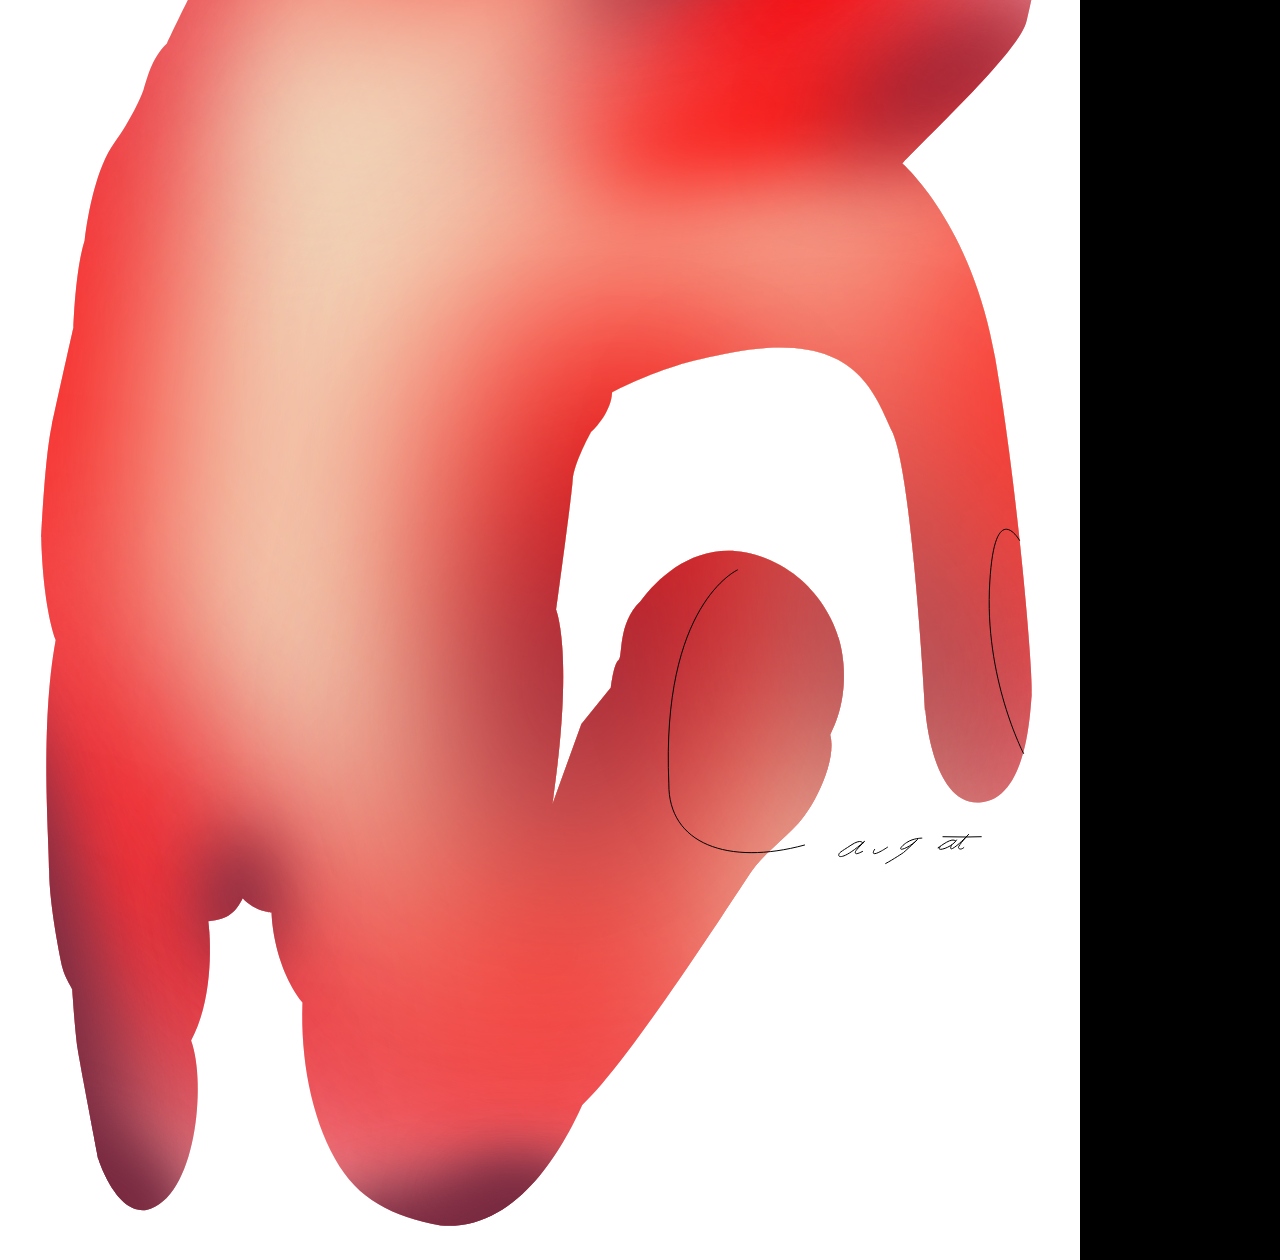
<file: assets/alice/index.html>
<!DOCTYPE html>
<html>
<head>
  <meta charset="UTF-8">
  <title>Poster</title>
  <link rel="stylesheet" href="assets/css/style.css">
  <script type="text/javascript" src="assets/libs/paper-full.js"></script>
  <script type="text/javascript" src="assets/libs/TweenMax.min.js"></script>
  <script type="text/javascript" src="assets/js/paper-tween.js"></script>

  <script src="assets/js/variables.js"></script>
  <script type="text/paperscript" canvas="canvas">
  settings.applyMatrix = false;

  ////////////////// PAPERVAR//////////////////
  var toCenter = paper.view.center;
  var groupShadow = new Group();
  var groupLight = new Group();
  var groupMedium = new Group();
  var groupText = new Group();
  var groupNail = new Group();
  var backshape;

  var pathWord1 = PathItem.create(svgWord1);
  var pathWord2 = PathItem.create(svgWord2);
  var pathWord2B = PathItem.create(svgWord2B);
  var pathWord2C = PathItem.create(svgWord2C);
  var pathWord2D = PathItem.create(svgWord2D);

  var pathNail1 = PathItem.create(svgNail1);
  var pathNail2 = PathItem.create(svgNail2);
  var pathNail3 = PathItem.create(svgNail3);
  var pathNail4 = PathItem.create(svgNail4);
  var pathNail5 = PathItem.create(svgNail5);
  var path5;

  var globalGroup;

  ///COLORS///
  var colors = [
    new Color(227/255, 55/255, 64/255),
    new Color(229/255, 37/255, 75/255),
    new Color(230/255, 45/255, 49/255)
  ];
  /////////////////////////////////////////////

  //HAND LOAD//
  var svgHand = project.importSVG('assets/svg/hand.svg', function(item, svg) {
    pathHand = item;
    pathHand.position = new Point(view.center);
    pathHand.fillColor = '#f7f8f9';

    loaded();
    ///Group////
    globalGroup = new Group();
    globalGroup.addChild(pathHand);
    globalGroup.addChild(backshape);
    globalGroup.addChild(groupLight);
    globalGroup.addChild(groupMedium);
    globalGroup.addChild(groupShadow);
    globalGroup.clipped = true;
    var groupNail = new Group();
    groupNail.addChild(pathNail1);
    groupNail.addChild(pathNail2);
    groupNail.addChild(pathNail3);
    groupNail.addChild(pathNail4);
    groupNail.addChild(pathNail5);
    ///////////
    groupNail.set({
      bound : [500,200],
      position : [700,700],
      strokeColor : 'black',
      strokeCap : 'round',
      strokeWidth : 1,
    });
    groupNail.children[0].set({
      position : new Point(500,50)
});
groupNail.children[1].set({
  position : new Point(700,200)
});
groupNail.children[2].set({
  position : new Point(980,270)
});
groupNail.children[3].set({
  position : new Point(740,1030)
});
groupNail.children[4].set({
  position : new Point(1010,960)
});
    // var groupfinger = new Group();
    // group.addChild(groupLight);
    // group.addChild(groupMedium);
    // group.addChild(groupShadow);
    // groupfinger.clipped = true;

  });
  function loaded() {

    backshape = new Shape.Ellipse({
      center: toCenter,
      radius: [650, 800],
      fillColor: 'black',
      shadowColor: 'red',
      shadowBlur: 500
    });
    backshape.position.x -= offset;
    backshape.shadowOffset = new Point(offset-20, 0);

    ////////LIGHT///////
    var light = new Shape.Ellipse({
      center: toCenter,
      radius: [400, 400],
      fillColor: 'black',
      // shadowColor: 'blue',
      shadowColor: '#f1eacb',
      shadowBlur: 200
    });
    light.position.x -= offset;
    for (var i=0; i<8; i++){
      var copyL = light.clone();
      groupLight.addChild(light);
    };
    groupLight.children[0].set({
      //green//
      radius: [300, 350],
      shadowOffset : new Point(offset-150,-10),
    });
    groupLight.children[1].set({
      radius: [400, 200],
      shadowOffset : new Point(offset,0),
    });
    groupLight.children[2].set({
      radius: [200, 300],
      shadowOffset : new Point(offset-40,300),
    });
    groupLight.children[3].set({
      radius: [200, 300],
      // shadowColor: 'green',
      shadowOffset : new Point(offset+240,300),
    });
    groupLight.children[4].set({
      radius: [400, 200],
      // shadowColor: 'green',
      shadowOffset : new Point(offset+240,-80),
    });
    groupLight.children[5].set({
      radius: [400, 200],
      // shadowColor: 'green',
      shadowOffset : new Point(offset+240,-80),
    });
    groupLight.children[6].set({
      radius: [90, 200],
      shadowBlur : 150,
      shadowOffset : new Point(offset-380,-900),
      rotation : 15
    });
    groupLight.children[7].set({
      radius: [90, 300],
      shadowBlur : 130,
      shadowOffset : new Point(offset-1000,-1700),
      rotation : 47
    });


    ////////MEDIUM/////////
    var medium = new Shape.Ellipse({
      center: toCenter,
      radius: [150, 150],
      fillColor: 'black',
      shadowColor: 'red',
      // '#de3c39',
      shadowBlur: 300
    });
    medium.position.x -= offset;

    for (var i=0; i<8; i++){
      var copyM = medium.clone();
      groupMedium.addChild(medium);
    };
    groupMedium.children[0].set({
      radius: [200, 300],
      shadowOffset : new Point(offset+90,80),
    });
    groupMedium.children[1].set({
      shadowOffset : new Point(offset,500),
    });
    groupMedium.children[2].set({
      radius: [300, 100],
      rotation : -3,
      shadowOffset : new Point(offset,-500),
    });
    groupMedium.children[3].set({
      radius: [150, 300],
      rotation : -3,
      shadowOffset : new Point(offset+500,100),
    });
    groupMedium.children[4].set({
      radius: [150, 300],
      rotation : -8,
      shadowOffset : new Point(offset-550,100),
    });
    groupMedium.children[5].set({
      radius: [70, 300],
      rotation : -17,
      shadowBlur : 230,
      shadowOffset : new Point(offset-650,900),
    });
    groupMedium.children[6].set({
      radius: [260, 50],
      rotation : -36,
      //  shadowColor : 'green',
      shadowBlur : 100,
      shadowOffset : new Point(offset+240,950),
    });
    groupMedium.children[7].set({
      radius: [240, 50],
      rotation : -13,
      shadowBlur : 100,
      shadowOffset : new Point(offset+280,180),
    });

    ////////OMBRE///////
    var ombre = new Shape.Ellipse({
      center: toCenter,
      radius: [90, 200],
      // shadowOffset :  new Point(offset+20, 0),
      // rotate : 80,
      fillColor: 'black',
      shadowColor: [122/255, 43/255, 65/255], // '#54324d',
      shadowBlur: 200
    });

    ombre.position.x -= offset;
    for (var i=0; i<10; i++){
      var copy = ombre.clone();
      groupShadow.addChild(ombre);
    };
    groupShadow.children[0].set({
      rotation : 10,
      shadowOffset : new Point(offset+50,-140),
    });
    groupShadow.children[1].set({
      rotation : -25,
      shadowOffset : new Point(offset+50,1180),
      radius: [70, 200],
    });
    groupShadow.children[2].set({
      rotation : -20,
      shadowOffset : new Point(offset-800,1180),
      radius: [70, 200],
    });
    groupShadow.children[3].set({
      shadowOffset : new Point(offset-40,790),
      shadowBlur : 60,
      radius: [200, 70],
    });
    groupShadow.children[4].set({
      shadowOffset : new Point(offset-25,780),
      shadowBlur : 60,
      radius: [70, 70],
    });
    groupShadow.children[5].set({
      rotation : -9,
      shadowOffset : new Point(offset-630,800),
      shadowBlur : 70,
      radius: [90,380],
    });
    groupShadow.children[6].set({
      rotation : 16,
      shadowOffset : new Point(offset-350,290),
      radius: [150, 70],
      shadowBlur : 50,
    });
    groupShadow.children[7].set({
      // rotation : 54,
      shadowOffset : new Point(offset-300,+450),
      shadowBlur : 70,
      radius: [40,70],
    });
    //FINGER//
    groupShadow.children[8].set({
      rotation : -28,
      shadowOffset : new Point(offset+300,800),
      shadowBlur : 95,
      radius: [130,40],
    });
    groupShadow.children[9].set({
      rotation : -28,
      shadowOffset : new Point(offset+180,560),
      shadowBlur : 80,
      radius: [180,30],
    });

    var groupText = new Group();
    groupText.addChild(pathWord1);
    groupText.addChild(pathWord2);
    groupText.addChild(pathWord2B);
    groupText.addChild(pathWord2C);
    groupText.addChild(pathWord2D);
    ///////////
    console.log(groupText);
    groupText.set({
      bound : [500,200],
      position : [910,1210],
      strokeColor : 'black',
      strokeCap : 'round',
      strokeWidth : 1,
    });


    backshape.onFrame = function() {
      //console.log(colors[targetIndex]);
      var currentColor = colors[currentIndex] + (colors[targetIndex] - colors[currentIndex]) / totalStep * currentStep;
      this.shadowColor = currentColor;
      currentStep++;
      if(currentStep == totalStep) {
        currentStep = 0;
        currentIndex++;
        targetIndex++;
        if(currentIndex == colors.length) {
          currentIndex = 0;
        }
        if(targetIndex == colors.length) {
          targetIndex = 0;
        }
      }
    };

    function fadeShadowColor(object, duration, color) {
      var startColor = object.shadowColor;
      var endColor = new Color(color);

      function fadeShadowColorFrame(event) {
        object.shadowColor = startColor + (endColor - startColor) * object.shadowColorFade;
      }

      object.shadowColorFade = 0; // "fake" property
      object.on('frame', fadeShadowColorFrame);
      var anim = object.tweenTo(duration, {
        shadowColorFade: 1
      }).then(function() {
        object.tweenTo(duration, {
          shadowColorFade: 0
        }).then(function() {
          object.off('frame', fadeShadowColorFrame);
        });
      });
      return anim;
    }

    view.onMouseEnter = function (event){

      var animshadow = fadeShadowColor(groupShadow, 1, 'blue');
      // var animlight1 = fadeShadowColor(groupLight, 2, 'red');
      var animlight2 = fadeShadowColor(groupLight.children[2], 4, 'green');
      groupShadow.tweenTo(10, {
        shadowBlur : 300
      })
        .then(function() {
          console.log('amin2 finit')
        })
        /*
        var animlight1 = groupLight.children[2].tweenTo(4,{
          shadowColor : 'green',
        })
        */
      };
      console.log(groupLight.position.x);

      view.onMouseMove = function (event){

        if (groupLight.position.x <-1400){
          //groupShadow.position.y += 10;
          // groupShadow.position.y < 800 &&
          isAbove=false;
        }else if(groupLight.position.x > -900){
          isAbove=true;
          //groupShadow.position.y -= 10;
          // groupShadow.position.y > 1500 &&
        };
          groupShadow.position.y = event.point.y;
        if (!isAbove) {
          groupLight.position.x += 15;
        } else {
          groupLight.position.x -= 15;
        }

      };

      var targetZoom = 1;
      var targetCenter = view.center;
      view.initialCenter = view.center;
      view.initialZoom   = view.zoom;
      view.onClick = function(event) {
        if(targetZoom == view.initialZoom) {
          targetZoom = 3;
        } else {
          targetZoom = view.initialZoom;
        }
        if(targetCenter == view.initialCenter) {
          targetCenter = event.point;
        } else {
          targetCenter = view.initialCenter;
        }

      }

      view.onFrame = function() {
        view.zoom += (targetZoom - view.zoom) * 0.1;
        view.center += (targetCenter - view.center) * 0.1;
      }
      function setWorm(path,start,length){
        path.dashArray = [length, path.length - length];
        path.dashOffset = start;
      };
      pathWord1.onFrame = function (){
        setWorm(pathWord1, start, length);
        start += inc;
        length += 1;
      }
      pathWord2.onFrame = function (){
        setWorm(pathWord2, start, length);
        start += inc;
        length += 1;
      }
      pathWord2B.onFrame = function (){
        setWorm(pathWord2B, start, length);
        start += inc;
        length += 1;
      }
      pathWord2C.onFrame = function (){
        setWorm(pathWord2C, start, length);
        start += inc;
        length += 1;
      }
      pathWord2D.onFrame = function (){
        setWorm(pathWord2D, start, length);
        start += inc;
        length += 1;
      }
    };



    </script>
  </head>
  <body style="cursor: none;">
    <canvas id="canvas" width="1080" height="1620" hidpi="off"></canvas>

  </body>
  </html>
</file>
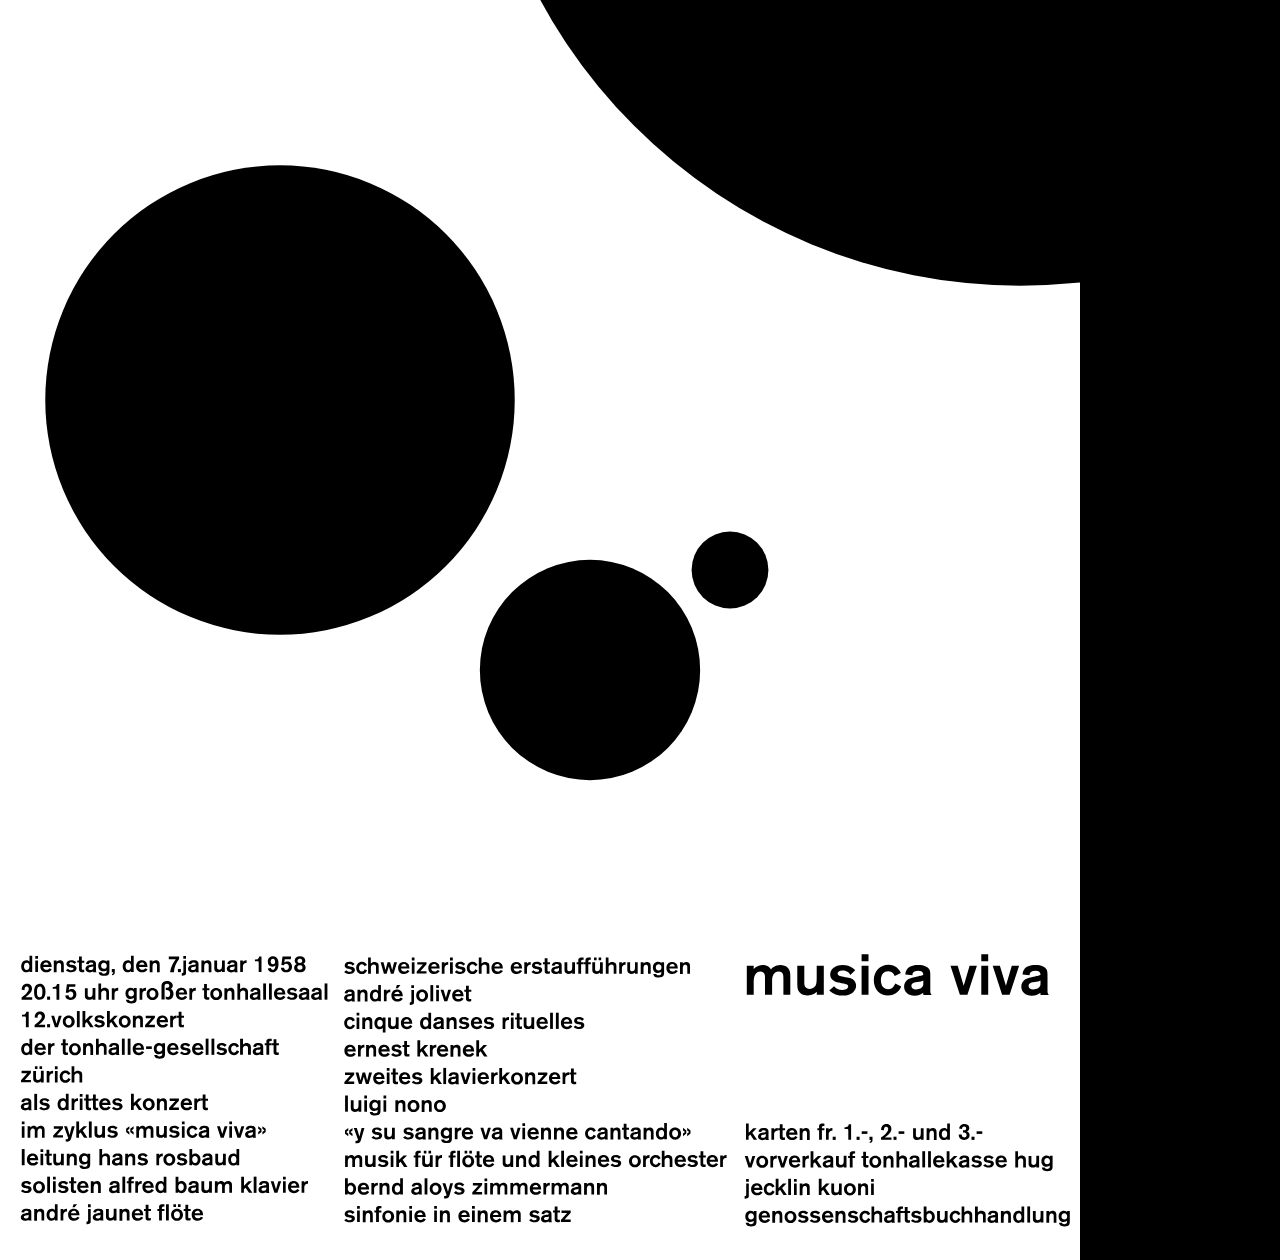
<file: assets/anouk/index.html>
<!DOCTYPE html>
<html>
<head>
<meta charset="UTF-8">
<title>Musica viva</title>
<link rel="stylesheet" href="assets/css/style.css">
<script type="text/javascript" src="assets/js/paper-full.js"></script>
<script type="text/javascript" src="assets/js/TweenMax.min.js"></script>
<script type="text/javascript" src="assets/js/paper-tween.js"></script>
<!-- <script type="text/javascript" src="assets/js/matter.js" ></script> -->
<script type="text/javascript" src="assets/js/howler.js" ></script>
<script type="text/paperscript" canvas="canvas">

//setting.applyMatrix = false;

new Path.Rectangle({
		rectangle: view.bounds,
		fillColor: 'white'
	});

var violonBas = new Howl({
  src: ['assets/sons/violonBas2.wav']
});

var violonHaut = new Howl({
  src: ['assets/sons/violonHaut.wav']
});

var harpeHaut = new Howl({
  src: ['assets/sons/harpeHaut.wav']
});

var harpeBas = new Howl({
  src: ['assets/sons/harpeBas.wav']
});

var cymbaleBas = new Howl({
  src: ['assets/sons/cymbaleBas.wav']
});

var cymbaleHaut = new Howl({
  src: ['assets/sons/cymbaleHaut.wav']
});

var pianoBas = new Howl({
  src: ['assets/sons/pianoBas2.wav']
});

var pianoHaut = new Howl({
  src: ['assets/sons/pianoHaut2.wav']
});

project.importSVG('assets/text.svg', {
     expandShapes: true,
     onLoad: init
});


function init(item) {
  var bigCircle =  createCircle([1020, 100], 700, 200, 730, 1, 1,  pianoHaut, pianoBas, 1, 'easeInOutQuad');
	var mediumCircle = createCircle([280, 760], 260, 170, 310, 1, 1, harpeHaut, harpeBas, 1, 'easeInOutQuart');
  var smallCircle = createCircle([590, 1030], 122, 20, 160, 1, 1, violonHaut, violonBas, 1, 'easeInOutQuart');
  var verySmallCircle = createCircle([730, 930], 45, 10, 100, 1, 1, cymbaleHaut, cymbaleHaut, 1, 'easeInOutCubic');

  item.removeChildren(0, 1);
  //item.position = view.center;
  //item.scale(view.bounds.width / item.bounds.width, view.bounds.height / item.bounds.height);

  var paragraphe1 = item.getItem({ name: 'paragraphe1' });
  paragraphe1.position.y = 1450;
  paragraphe1.onFrame = function() {
    // this.position.x += Math.random()*0.1;
    // this.position.y += Math.random()*0.2;
  }
	//doWorm(paragraphe1);

  var paragraphe2 = item.getItem({ name: 'paragraphe2' });
  paragraphe2.position.y = 1450;
  paragraphe2.onFrame = function() {
    // this.position.x += Math.random()*0.1;
    // this.position.y += Math.random()*0.2;
  }

  var paragraphe3 = item.getItem({ name: 'paragraphe3' });
  paragraphe3.position.y = 1535;
  paragraphe3.onFrame = function() {
    // this.position.x += Math.random()*0.1;
    // this.position.y += Math.random()*0.2;
  }

	var isMouseOver;
  var musicaViva = item.getItem({ name: 'musicaViva' });
  musicaViva.position.y = 1335;
  musicaViva.onMouseEnter = function(event) {
		    //circle.position += 20;
				isMouseOver = true;
				console.log("ok");
				musicaViva.startStroke = 10;
				musicaViva.incStroke = 2;
				musicaViva.lengthStroke = 7;

				musicaViva.strokeColor = 'black';
				musicaViva.fillColor = 'white';
				musicaViva.strokeWidth = 2;
  }

	musicaViva.onFrame = function(event){
		if (isMouseOver) {
			//console.log(isMouseOver)
			doWorm(musicaViva);
		}
	}

	musicaViva.onMouseLeave = function(event) {
				//  smallCircle.position += 20;
				isMouseOver = false;
				musicaViva.fillColor = "black";
				musicaViva.strokeColor = "white";
				musicaViva.strokeWidth = 0;
				// doNotWorm(musicaViva);
	}
};

function doWorm(musica) {
	var paths = musica.getItems({
		class: Path
	});

	for (var i = 0; i < paths.length; i++) {
		var path = paths[i];
		path.onFrame = function() {
		    setWorm(this, musica.startStroke, musica.lengthStroke);
		    musica.startStroke += musica.incStroke;
		    musica.lengthStroke += 1;
		}
	}
}

function doNotWorm(musica) {
	musica.strokeColor = 'black';
	musica.fillColor = 'white';
	// pathPara.scale(3);
	musica.strokeWidth = 1;
	musica.strokeCap = 'round';

	//var start = 0;
	var start = 10;
	var inc = 2;

	var paths = musica.getItems({
		class: Path
	});

	for (var i = 0; i < paths.length; i++) {
		var path = paths[i];
		path.onFrame = function() { //musica.children[i].onFrame = function()
		    setWorm(this, start, length);
		    start += inc;
		    length -= 1;
		}
	}
}

function setWorm(path, start, length) {
    path.dashArray = [length, path.length - length];
    path.dashOffset = -start;
}

function createCircle(position, radius, valMin, valMax, duration, dispearDuration, sound1, sound2, volume, ease) {
  var circle = new Shape.Circle({
    fillColor: 'black',
    center: position,
    radius: 0,
  });

  circle.tweenTo(duration, {
    radius: radius,
    ease: ease
  });

  var isMouseOver = false;
  var decreasing = false;
  var isSplitting = false;
  var soundId1, soundId2;

  function stopSound1() {
    if (soundId1) {
      sound1.stop(soundId1);
      soundId1 = 0;
    }
  }

  function stopSound2() {
    if (soundId2) {
      sound2.stop(soundId2);
      soundId2 = 0;
    }
  }

  function playSound() {
    if (decreasing) {
      soundId2 = sound2.play();
      sound2.volume(volume, soundId2);
      //stopSound1();
    } else {
      soundId1 = sound1.play();
      sound1.volume(volume, soundId1);
      //stopSound2();
    }
  }

  function getDuration(duration, radius) {
    return duration * Math.abs((circle.radius - radius) / (valMax - valMin));
  }

  function playAnimation() {
    var radius;
    if (decreasing) {
      radius = valMin;
    } else {
      radius = valMax;
    }
    circle.tweenTo(getDuration(duration, radius), {
      radius: radius,
      ease: ease
    });
  }

  circle.onMouseEnter = function(event) {
      isMouseOver = true;
      playAnimation();
      playSound();
  };

  circle.onMouseLeave = function(event) {
      isMouseOver = false;
      // stopSound1();
      // stopSound2();
  };

  circle.onFrame = function() {
    if (isMouseOver && !isSplitting) {
        if (this.radius >= valMax) {
          decreasing = true;
          playAnimation();
          playSound();
        } else if(this.radius <= valMin) {
          decreasing = false;
          playAnimation();
          playSound();
        }
    }
  };

  circle.onClick = function(event) {
		var pos = this.position;
		var factor = 0.7;
    var rad = radius * factor;

		var direction = view.center - pos;
		direction.length = 1.5;
		direction.angle += (Math.random() - 0.5) * 90;

		/*
    var direction = Point.random() - 0.5;
    direction = direction.normalize(2);
		*/

    var pos1 = pos + direction * rad;
    var pos2 = pos - direction * rad;

    if (pos1.x>=view.bounds ) {
      pos1.x = pos1.x * -10;
    }
    if (pos1.y>=view.bounds ) {
      pos1.y = pos1.y * -10;
    }
    if (pos2.x>=view.bounds) {
      pos2.x = pos2.x * -10;
    }
    if (pos2.y>=view.bounds) {
      pos2.y = pos2.y * -10;
    }
    isSplitting = true;
		var dur = getDuration(dispearDuration, 0);
    var circle1 = createCircle(pos, rad, valMin * factor, valMax * factor, duration, dispearDuration * (factor / 2), sound1, sound2, volume * factor);
    var circle2 = createCircle(pos, rad, valMin * factor, valMax * factor, duration, dispearDuration * (factor / 2), sound1, sound2, volume * factor);

    this.tweenTo(dur, {
      radius: 1,
      ease: ease
    }).then(function() {
      this.remove();
    });

		circle1.tweenTo(dur, {
			position: [pos1.x, pos1.y],
			ease: ease
		});

		circle2.tweenTo(dur, {
			position: [pos2.x, pos2.y],
			ease: ease
		});

		// sound1.stop();
    // sound2.stop();
  };


  return circle;
}

</script>
</head>
<body style="background-color:#ddd , cursor : none;">
    <canvas id="canvas" width="1080" height="1620" hidpi="false"></canvas>
</body>
</html>
</file>
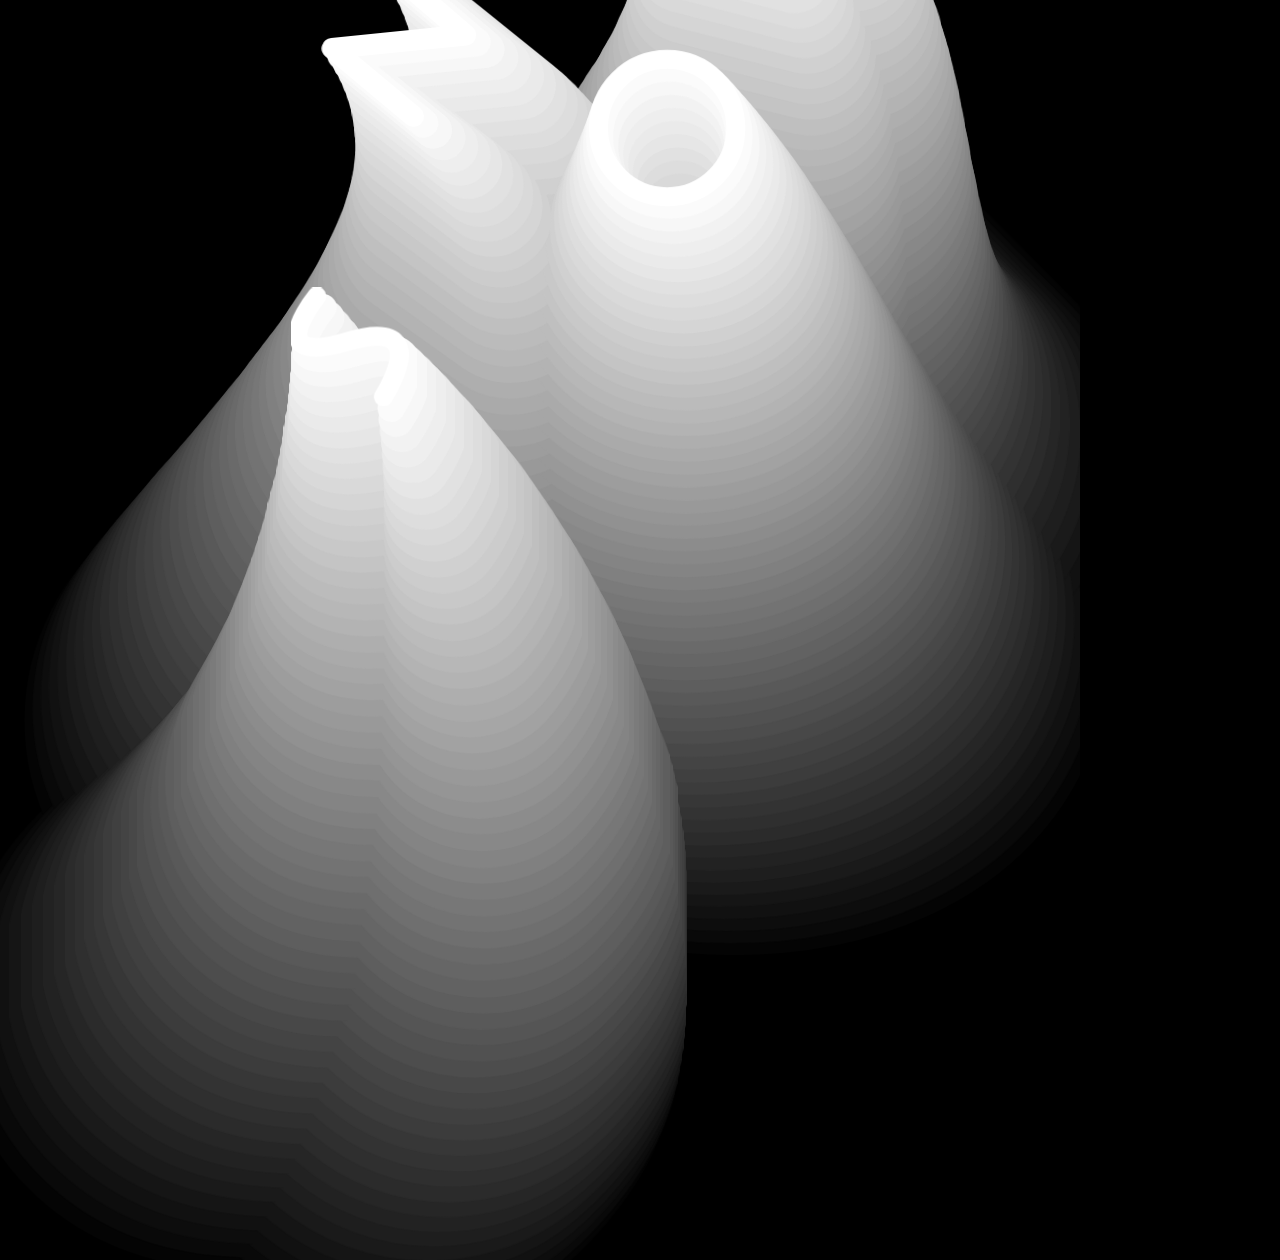
<file: assets/bastien/index.html>
<!DOCTYPE html>
<html>
<head>
  <meta charset="UTF-8">
  <title>Interpolation</title>
  <link rel="stylesheet" href="assets/css/style.css">
  <script type="text/javascript" src="assets/js/paper-full.js"></script>
  <script type="text/paperscript" canvas="canvas">
  new Path.Rectangle({
    rectangle: view.bounds,
    fillColor: 'black'
  });

  PathItem.prototype.interpolate = function(from, to, factor) {
    var isPath = !this._children,
    name = isPath ? '_segments' : '_children',
    itemsFrom = from[name],
    itemsTo = to[name],
    items = this[name];
    if (!itemsFrom || !itemsTo) {
      throw new Error('Invalid operands in interpolate() call: ' +
      from + ', ' + to);
    }
    var current = items.length,
    length = Math.min(itemsFrom.length, itemsTo.length);
    if (current < length) {
      var ctor = isPath ? Segment : Path;
      for (var i = current; i < length; i++) {
        this[isPath ? 'add' : 'addChild'](new ctor());
      }
    } else if (current > length) {
      this[isPath ? 'removeSegments' : 'removeChildren'](length, current);
    }
    for (var i = 0; i < length; i++) {
      items[i].interpolate(itemsFrom[i], itemsTo[i], factor);
    }
    if (isPath) {
      this.setClosed(from._closed);
      this._changed(9);
    }
  };



  // ============================================================


  var rotationSpeed = 0.9;
  var hue = 0;
  var saturation = 0;
  var countTotal = 60;
  var useRasters = true;
  var rotate = false;

  // ============================================================

  var groups = [];
  for (var i = 0; i <= countTotal; i++) {
    groups.push(new Group());
  }

  var time = 0;
  view.onFrame = function(event) {
    if (!rotate) {
      time += event.delta;
    }
  }


  function createInterpolation(letter, speed, angleAmount, delay) {
    project.importSVG('assets/svg/' + letter + '.svg', function(item) {
      // item.remove();

      var start = item.children['start'];
      var end = item.children['end'];
      var line = item.children['line'];
      console.log(start, end, line)
      start.remove();
      end.remove();

      var handleIn = line.lastSegment.handleIn;
      var angleIn = handleIn.angle;
      var handleOut = line.firstSegment.handleOut;
      var angleOut = handleOut.angle;

      line.onFrame = function() {
        // line.lastSegment.handleIn.angle += 2;
        if (!rotate) {
          handleIn.angle = angleIn + Math.sin(time + delay) * angleAmount;
          handleOut.angle = angleOut + Math.cos(time + delay) * angleAmount;
        }
      }

      // line.fullySelected = true;

      for (var i = 0; i <= countTotal; i++) {
        var group = groups[i];
        var path = start instanceof CompoundPath ? new CompoundPath() : new Path();
        var factor = i / countTotal;
        path.interpolate(start, end, factor);
        path.fillColor = {
          hue: hue,
          saturation: saturation,
          brightness: factor
        }
        path.strokeColor = path.fillColor;
        path.strokeWidth = (countTotal - i) * 8 + 10;
        path.strokeJoin = 'round';

        var shape = path;

        if (useRasters) {
          // var raster = path.rasterize(view.resolution / 4);
          var raster = path.rasterize();
          path.remove();
          raster.pivot = [0, 0];
          shape = raster;
        }

        group.addChild(shape);

        shape.factor = factor;

        shape.onFrame = function() {
          if (rotate) {
            this.rotation += speed;
          } else {
            var point = line.getPointAt(line.length * this.factor);
            this.position = point;
          }
        }


      }
    });
  }

function createSVG(name, callback) {
project.importSVG('assets/svg/' + name + '.svg', callback);
}


  createInterpolation('s', -rotationSpeed / 1.1, 60, 9);
  createInterpolation('n', rotationSpeed / 1.1, 60, 2);
  createInterpolation('o', rotationSpeed / 2, 10, 4);
  createInterpolation('w', -rotationSpeed / 1, -30, 10);

  createSVG('circle', function(item) {
    item.onClick = function() {
      rotate = !rotate;
    }
  });

  </script>
  </head>
  <body>
  <canvas id="canvas" width="1080" height="1620" hidpi="off"></canvas>
  </body>
  </html>
</file>
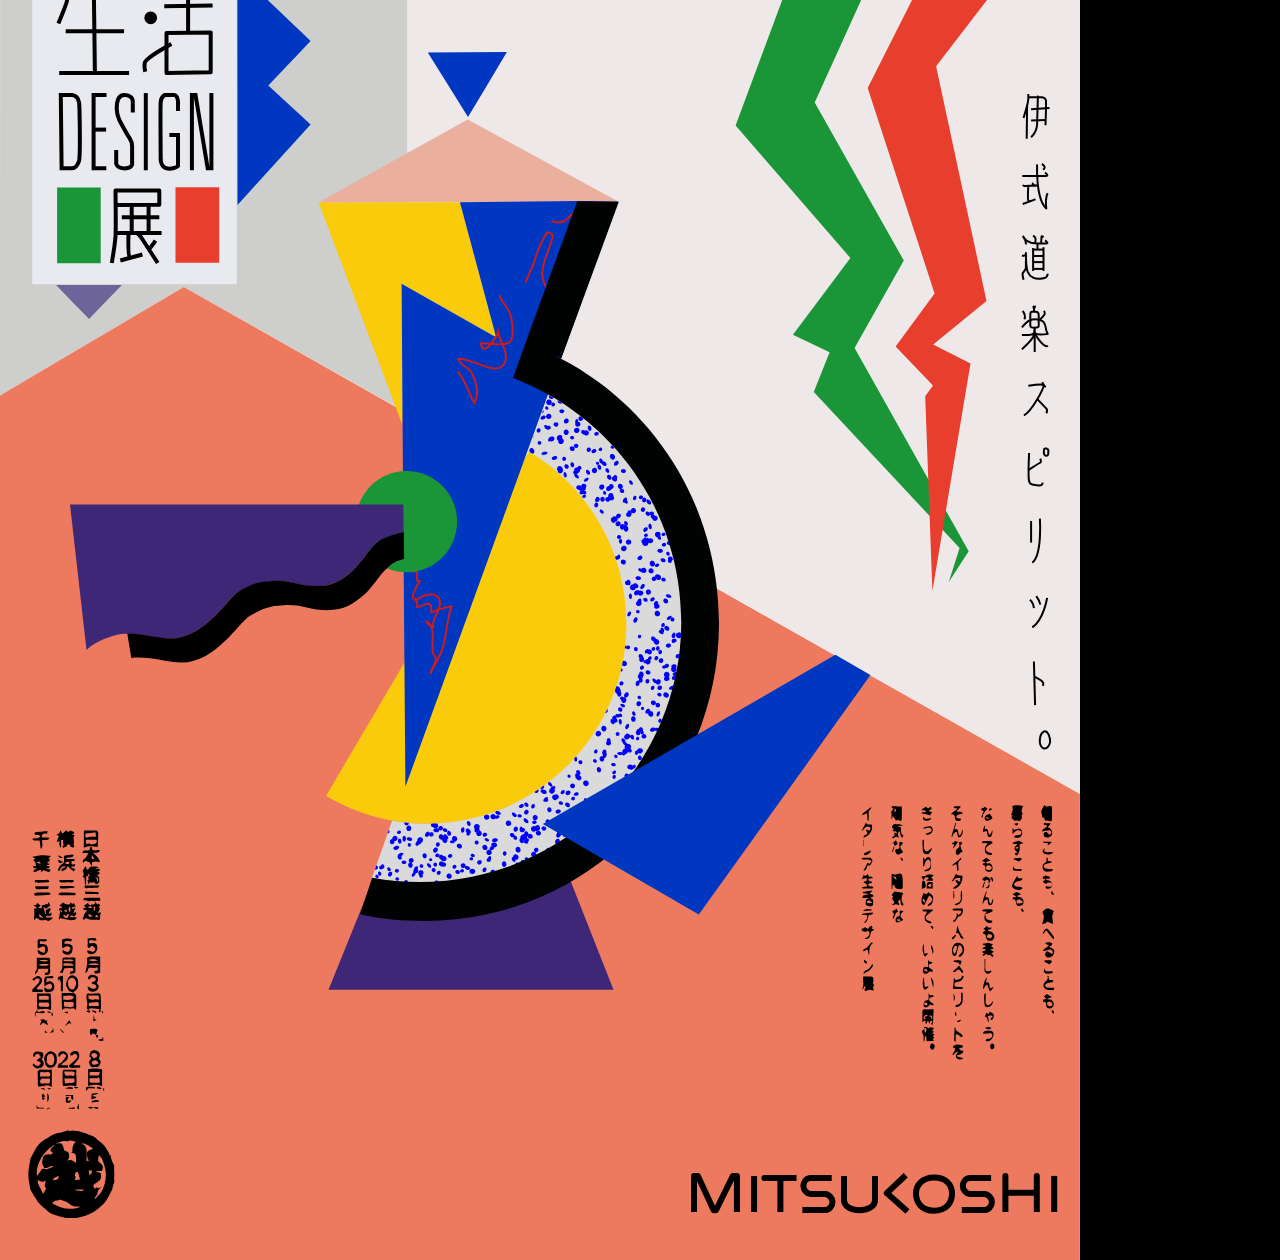
<file: assets/diane/index.html>
<!DOCTYPE html>
<html>
<head>
  <meta charset="UTF-8">
  <title>Tweeing with TweenMax.js</title>
  <link rel="stylesheet" href="assets/css/style.css">
  <script type="text/javascript" src="assets/js/paper-full.js"></script>
  <script type="text/javascript" src="assets/js/TweenMax.min.js"></script>
  <script type="text/javascript" src="assets/js/paper-tween.js"></script>
  <script type="text/javascript" src="assets/js/matter.min.js"></script>


  <script type="text/paperscript" canvas="canvas">


  settings.applyMatrix = false;

  new Path.Rectangle({
    rectangle: view.bounds,
    fillColor: "white"
  });

  project.importSVG('assets/svg/affiche 4.svg', {
    expandShapes: true,
    onLoad: init
  });

  var movements = {

    //rond_triangle_haut_gauche

    'triangle_violet': {
      vector: new Point(0.1, 0.2),

    },

    'rond_rose': {
      vector: new Point(-0.1, 0.2),

    },

    'barre_triangle_bleu': {
      vector: new Point(0.1, -0.2),

    },

      // forme_milieu

    'barre_vague_noir': {
      vector: new Point(-0.1, 0.2)
    },

    'rectangle_vague_violet': {
      vector: new Point(-0.1, -0.2)
    },

    'rond_vert': {
      vector: new Point(-0.4, 0.1)
    },

    'rectangle_bleu_droite': {
      vector: new Point(0.3, -0.1)
    },

    'demi_cercle_gris': {
      vector: new Point(0.1, 0.2)
    },

    'demie_cercle_barre_noir': {
      vector: new Point(0.1, 0.1)
    },

    'eclair_triangle': {
      vector: new Point(0.1, 0.2)
    },

    'demi_cercle_jaune': {
      vector: new Point(0.2, 0.1)
    },

    'carré_triangles_jaunes': {
      vector: new Point(-0.3, 0.1)
    },

    'triangle_rose': {
      vector: new Point(0.3, 0.1),

    },

    'triangle_bleu': {
      vector: new Point(0.2, 0.2),

    },

    'rectangle_bas_violet': {
      vector: new Point(-0.1, -0.1)
    },

    //eclair

    'eclair_rouge': {
      vector: new Point(-0.1, -0.2)
    },

    'eclair_vert': {
      vector: new Point(0.1, -0.2)
    }

  };

  var typo = {
    'mitsukoshi': {
      speed:0.2,
      growth: 0.02,
      delayed: true
      //strokeColor: 'red'
    },

    'ecriture': {
      speed: 0.1,
      growth: 0.02
    },

    'logo': {
      speed: 0.1,
      growth: 0.02
    },

    'italia_1_': {
      speed: 0.1,
      growth: 0.02
    },

    'verticale': {
      speed: 0.8,
      growth: 0.06,
      strokeColor : 'black'
    }
  };

  var globalSpeed = 0;
  var nervosity = 0;

// mouvement des formes  dans l'affiche
  function setupMovement(affiche, name) {
    var entry = movements[name];
    var item = affiche.getItem({ name: name });

    item.initialPosition = item.position;
    item.onFrame = function() {
      if(resetPosition) {
        item.position += (item.initialPosition - item.position) * 0.1;
      }
      if(!resetPosition) {
        var vector = entry.vector * Math.random() * globalSpeed / 10
        vector.angle += nervosity;
        this.position += vector;
      }
      if(entry.rotation) {
        this.rotation += entry.rotation * Math.random();
      }

    }

    item.onMouseDrag = function(event) {
      item.position += event.delta;
    }

    return item;
  }

  function showLine(path, start, length) {
    path.dashArray = [length, path.length - length];
    path.dashOffset = -start;
  }

// typo qui bouge
  function setupTypo(affiche, name) {
    var entry = typo[name];
    var item = affiche.getItem({ name: name });
    var paths = item.getItems({
      class: PathItem
    });

    if(name == "mitsukoshi") console.log(paths);

    item.onMouseEnter = function(event) {
      var start = 0;
      var length = 7;
      item.fillColor = null;
      item.strokeColor = 'black';

      for (var i = 0; i < paths.length; i++) {
        paths[i].on('frame', function() {
          showLine(this, start, length);
          start += entry.speed;
          length += entry.growth;
        });
      }
    }
  }

// motif qui bouge
  function addPattern(item) {
    var bounds = item.bounds;

    var circle = new Path.Circle({
      radius: 3,
      fillColor: 'blue'
    });
    var group = new Group();
    group.addChild(item.clone());
    var definition = new SymbolDefinition(circle);
    for(var i = 0; i < 500; i++) {
      var instance = definition.place();
      instance.position = bounds.point + Point.random() * bounds.size;
      instance.scaling  = Point.random() * 0.5 + 0.5;
      instance.rotation = Math.random() * 360;
      while(!item.contains(instance.position)) {
        instance.position = bounds.point + Point.random() * bounds.size;
      }
      group.addChild(instance);
    }
    group.clipped = true;
    group.moveAbove(item);
    group.onFrame = function() {
      this.position = item.position;
      for(var i = 1, l = this.children.length; i < l; i++) {
        this.children[i].position += Point.random() - 0.5;
      }
    }
  }


// dessine le trait en continue

  function addDrawingLine(item, target, name) {
    var paths = item.getItems({
      class: PathItem
    });

    var start = 0;
    var length = 7;
    item.fillColor = null;
    //item.strokeColor = 'red';

    var diff = item.position - target.position;

    item.onFrame = function(event) {
      this.position = target.position + diff;

      for (var i = 0; i < paths.length; i++) {
        // var length = paths[i].length;
        paths[i].onFrame = function() {
          showLine(this, start, length);
          start += 2;
          if(length < this.length / 1.5) length += 2;
          if(start);
        }
      }
    }
  }

// mouvement quand la souris bouge
  var mouseMoveTimeout;
  var mousePos;
  var lastAngle = 0;
  view.onMouseMove = function(event) {
    mousePos = event.point;
    var vector = event.delta;
    if (vector) {
      var speed = vector.length;
      var angle = vector.angle;
      if (speed > globalSpeed) {
        globalSpeed = speed;
      }
      var angleDiff = Math.abs(lastAngle - angle);
      if (angleDiff > nervosity) {
        nervosity = angleDiff;
      }
      lastAngle = angle;
    }
  }

  view.onFrame = function() {
    globalSpeed *= 0.9;
    nervosity *= 0.9;
  }

//position retour avec le rectangle
  var resetPosition = false;
  function init(affiche) {
    affiche.fitBounds(view.bounds);

    for (var name in movements) {
      var item = setupMovement(affiche, name);
      if(name == 'demi_cercle_gris') {
        addPattern(item);
      }
    }

    for (var name in typo) {
      setupTypo(affiche, name);
    }

    var line = affiche.getItem({ name: "trait" });
    var lightningBolt = affiche.getItem({ name: "eclair_triangle" });
    addDrawingLine(line, lightningBolt, name);

    var whiteRect = affiche.getItem({ name: "rectangle" });
    whiteRect.onMouseEnter = function(event) {
      resetPosition = true;
    }
    whiteRect.onMouseLeave = function(event) {
      resetPosition = false;
    }
  }
//************************************



  </script>
</head>
<body style="background-color: #000">
  <canvas id="canvas" width="1080" height="1620" hidpi="off"></canvas>
</body>
</html>
</file>
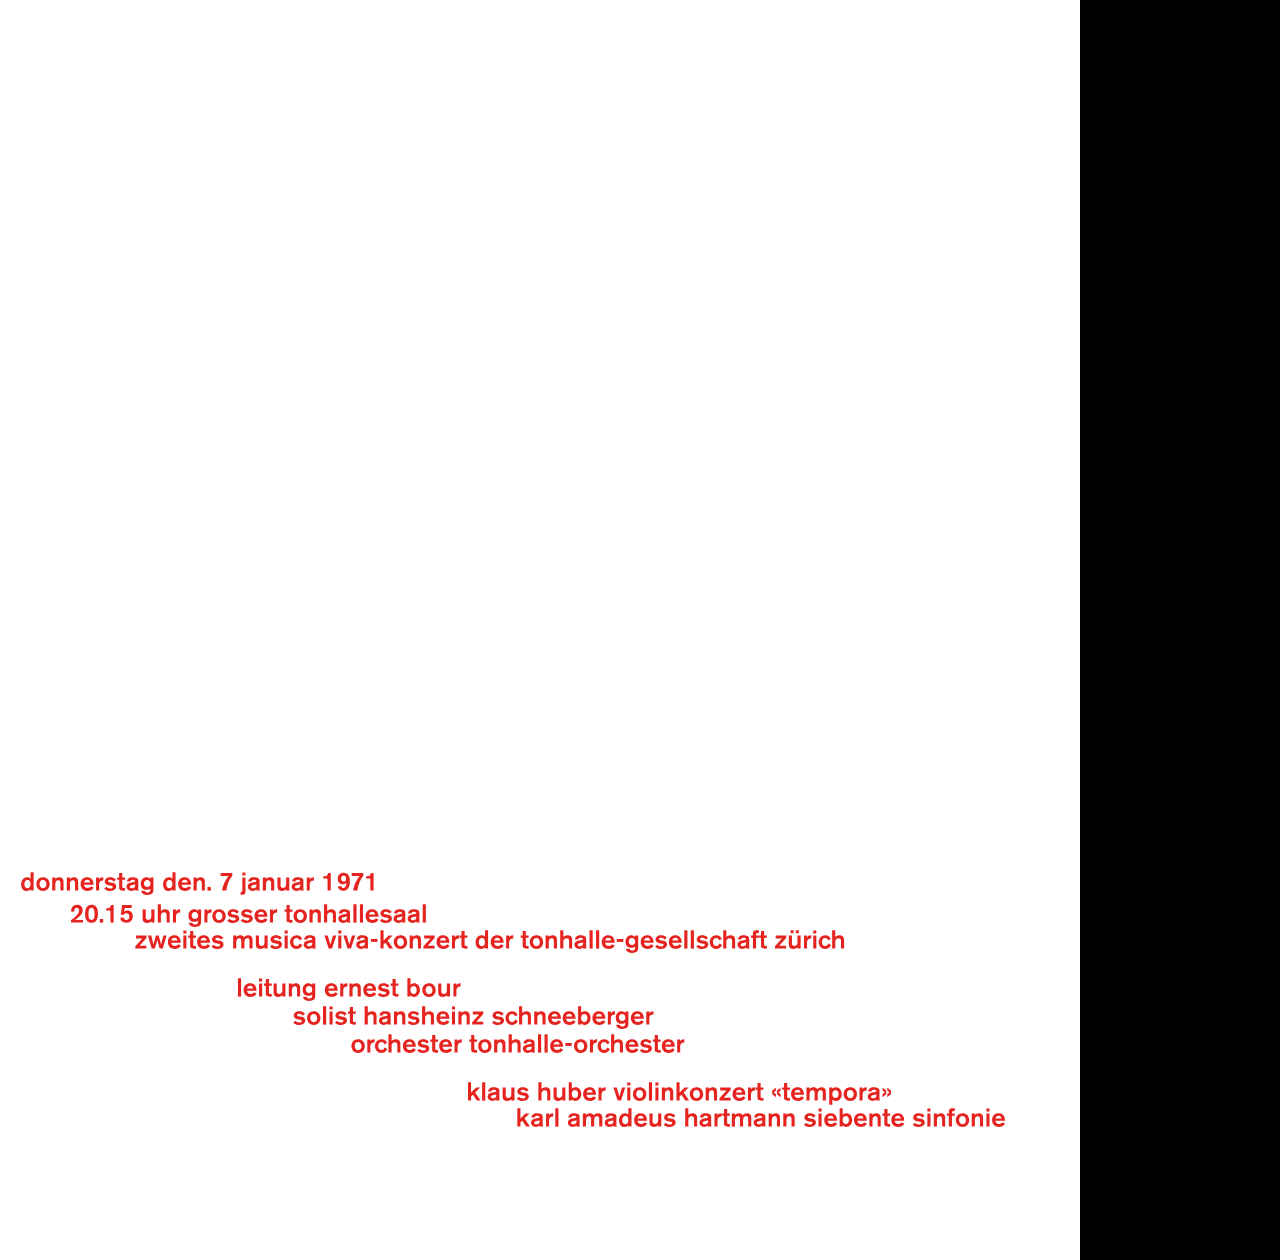
<file: assets/jonathan/index.html>
<!DOCTYPE html>
<html>
<head>
<meta charset="UTF-8">
<title>Interpolation</title>
<link rel="stylesheet" href="assets/css/style.css">
<script type="text/javascript" src="assets/js/paper-full.js"></script>
<script type="text/paperscript" canvas="canvas">

var mousePosX = 0;
var mousePosY = 0;

var layer = new Layer;

var path1 = new Path.Circle({
	center: view.center,
	radius: 400,
	strokeWidth : 10,
  opacity: 0.4,


});



var group = new Group([path1, path1.clone(), path1.clone()]);
group.children[0].strokeColor = 'yellow';
group.children[1].strokeColor = 'green';
group.children[2].strokeColor = 'red';

group.children[1].rotate(120);
group.children[2].rotate(240);



var aGroup = new Group([group, group.clone(), group.clone(), group.clone(), group.clone(), group.clone()]);
// aGroup.children[5].visible = false;

 for (var i = 0, l = aGroup.children.length; i < l; i++){
	 	var group = aGroup.children[i];
		// group.applyMatrix = false;
	  group.scale(i / l + 0.1);
		 for(var j = 0, ll = group.children.length; j < ll; j++) {
			 	var path = group.children[j];

			 	path.dashArray = [path.length/15, path.length/3];
		 }
 }

var bGroup = aGroup.clone()
bGroup.strokeWidth=2;

function onMouseMove(event){

    mousePosX = event.point.x;
    mousePosY = event.point.y;

}

function onFrame(event) {

    for (var i=0; i< aGroup.children.length; i++){
			var vitesse = i/10+1;
    aGroup.children[i].rotate(vitesse  , view.center)
    aGroup.children[i].children[0].rotate(i+1 , view.center)
    aGroup.children[i].children[1].rotate(i+1.1 , view.center)
    aGroup.children[i].children[2].rotate(i+1.2, view.center)
		bGroup.children[i].rotate(vitesse , view.center)
		bGroup.children[i].children[0].rotate(-i+1, view.center)
		bGroup.children[i].children[1].rotate(-i+1.1 , view.center)
		bGroup.children[i].children[2].rotate(-i+1.2, view.center)


		}
		for (var i=0; i< 5; i++){
    aGroup.children[i].children[0].rotate((-(mousePosX)/2)/400, view.center)
		group.children[1].rotate(-(mousePosX/400) , view.center)
			group.children[2].rotate((mousePosX/400) , view.center)
    aGroup.children[i].children[1].rotate(-(mousePosX/80) , view.center)
    aGroup.children[i].children[2].rotate(mousePosX/80, view.center)

		bGroup.children[i].children[0].rotate((-(mousePosX)/2)/400, view.center)

    bGroup.children[i].children[1].rotate(-(mousePosX/80) , view.center)
    bGroup.children[i].children[2].rotate(mousePosX/80, view.center)
	}

		aGroup.strokeWidth = mousePosY/10;
		bGroup.strokeWidth = mousePosY/300;
}

project.importSVG('assets/res/ws.svg',{
	onLoad: init,
});

function init (item) {
	item.position.x = 540;
	item.position.y = 660;
	item.scale(2);
	console.log(item)
}



</script>
</head>
<body>
    <canvas id="canvas" width="1080" height="1620"></canvas>
</body>
</html>
</file>
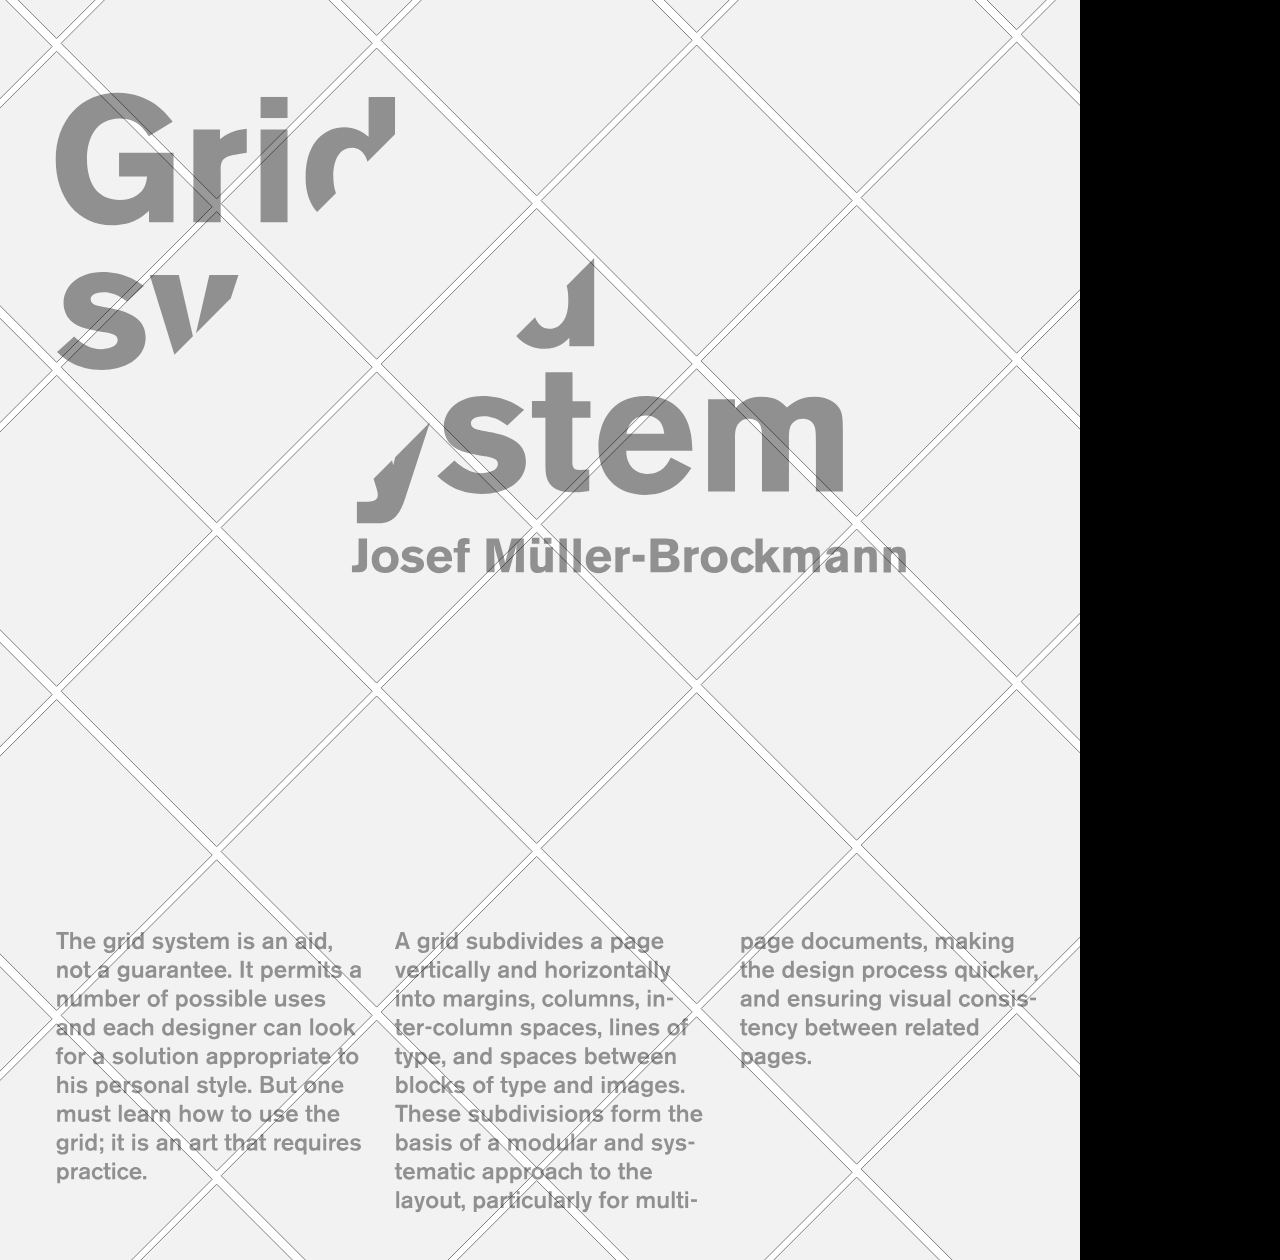
<file: assets/kevin/index.html>
<!DOCTYPE html>
<html>
<head>
<meta charset="UTF-8">
<title>Moving Posters</title>
<link rel="stylesheet" href="assets/css/style.css">
<script type="text/javascript" src="assets/js/paper-full.js"></script>
<script type="text/paperscript" canvas="canvas">

var mousePosX = 0;
var mousePosY = 0;

function onMouseMove(event){
mousePosX = event.point.x;
mousePosY = event.point.y;

}

project.importSVG('assets/svg/text3.svg', {
    onLoad: init
});

function init(item){
	new Layer(item);
	item.position.x = 544;
	item.position.y = 824;
	item.opacity = 0.4;
	//console.log(item);
}

var tileX = 10;
var tileY = 15;
var gridX = 40;
var gridY = 40;
var offsetX = window.innerWidth/3;
var offsetY = window.innerHeight * -0.5;

var layer = new Layer();

for (var j = 0; j < tileY ; j++ ){
	for (var i = 0 ; i < tileX; i++ ){
		var x = (i - j) * gridX * 4;
		var y = (i + j) * gridY * 4;
		var path = new Path.Rectangle([x+offsetX,y+offsetY],220)
		path.fillColor = new Color(0.95);
		path.opacity = 1;

		path.strokeColor = new Color('grey');
		path.strokeWidth = 1;

		/*path.hasShadow(false);
		path.shadowColor = new Color(i/tileY*2),
    path.shadowBlur = 0,
    path.shadowOffset = new Point([800, offsetY]);
*/
		path.rotate(45);
		path.data.x = path.position.x;
		path.data.y = path.position.y;
		layer.addChild(path);
	}
}


//path.onMouseDrag = function(event) {
  //  path.position += event.delta;
//}
view.onFrame = function(event){
	for(var i = 0 ; i < layer.children.length ; i++){
	var item = layer.children[i];
	item.position.y = item.data.y + Math.tan(event.count / 60  + (i/600)) * 100 +mousePosY*3;

	}
	console.log(event.point);
}

</script>
</head>
<body>
    <canvas id="canvas" width="1080" height="1620" hidpi="off"></canvas>
</body>
</html>
</file>
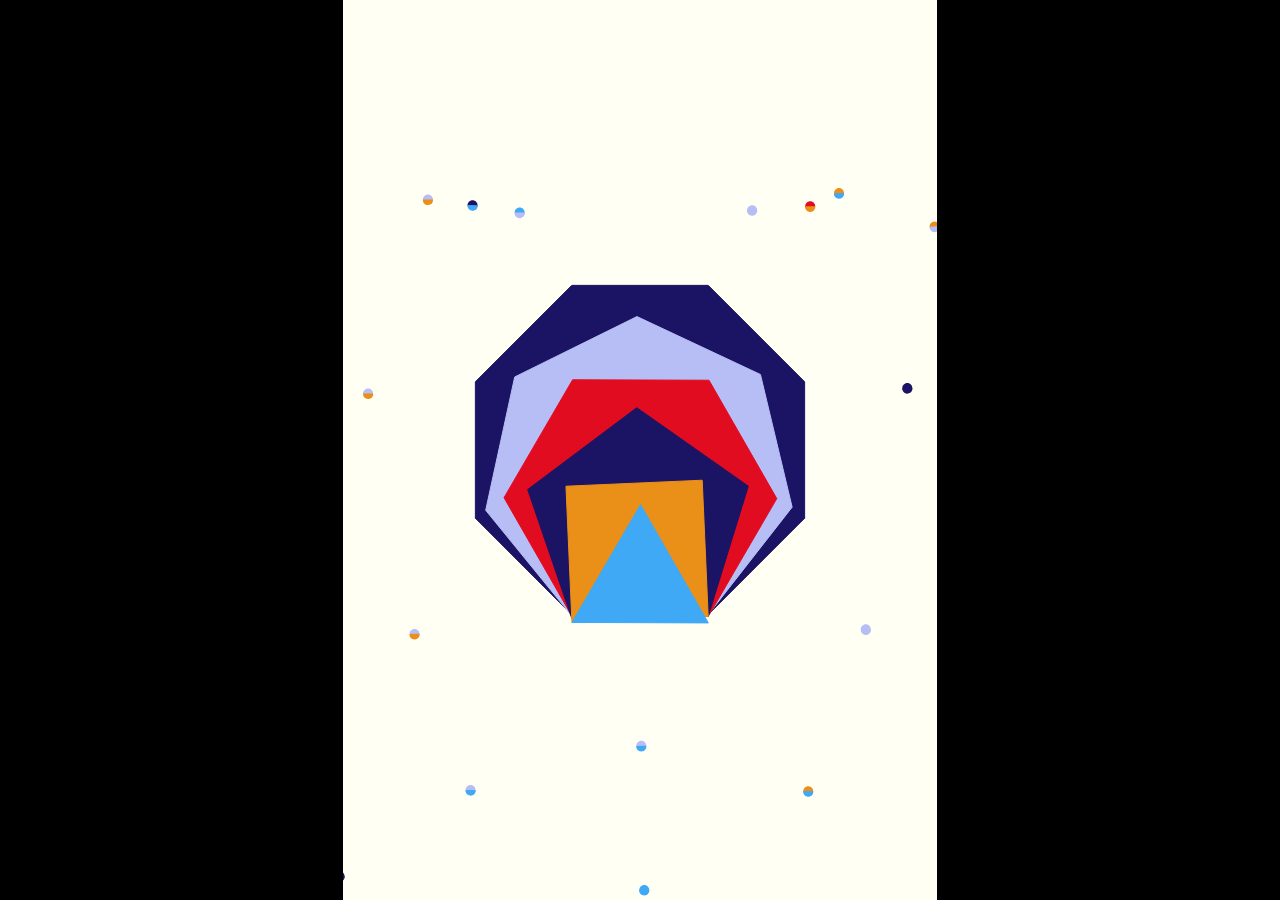
<file: assets/lucanathan/index.html>
<!DOCTYPE html>
<meta charset="utf-8">
<head>
    <title>Max Bill</title>
    <link href="css/style.css" type="text/css" rel="stylesheet">
    <link rel="icon" type="image/png" href="./favicon.png" />

</head>
<body>
    <canvas id="canvas" resize hidpi="off"></canvas>
    <script>
      if(window.innerHeight*0.66 > window.innerWidth){
        document.getElementById("canvas").style.width  = "100%";
        document.getElementById("canvas").style.height = "150vw";
        document.getElementById("canvas").style.position = "relative";
        document.getElementById("canvas").style.top = ((window.innerHeight - window.innerWidth*1.5)/2)+"px";

      }
    </script>
    <script src="libs/paper-full.min.js"></script>
    <script src="libs/anime.js"></script>

    <script type="text/paperscript" canvas="canvas" src="js/sPlayer.js"></script>
    <script type="text/paperscript" canvas="canvas" src="js/MyPalette.js"></script>

    <script type="text/paperscript" canvas="canvas" src="js/BillPoly.js"></script>
    <script type="text/paperscript" canvas="canvas" src="js/PointDrawing.js"></script>
    <script type="text/paperscript" canvas="canvas" src="js/app.js"></script>
</body>
</file>
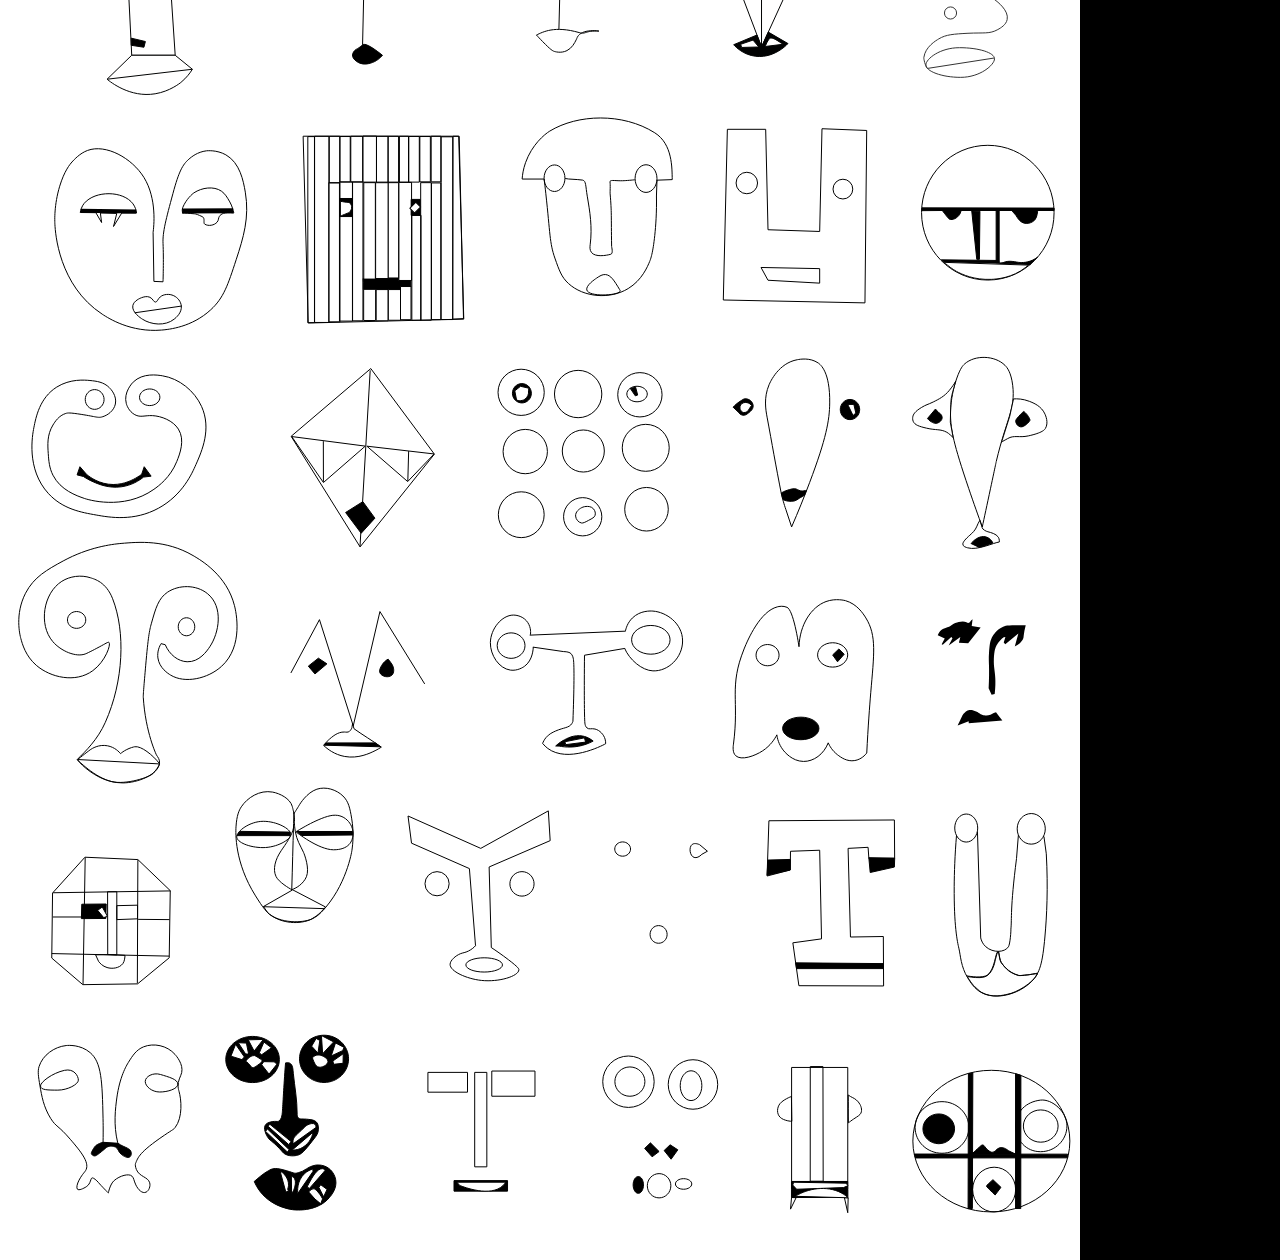
<file: assets/maelle/index.html>
<!DOCTYPE html>
<html>
<head>
<meta charset="UTF-8">
<title>BMUNARI</title>
<link rel="stylesheet" href="assets/css/style.css">
<script type="text/javascript" src="assets/js/TweenMax.min.js"></script>
<script type="text/javascript" src="assets/js/paper-full.js"></script>
<script type="text/javascript" src="assets/js/paper-tween.js"></script>
<script type="text/paperscript" canvas="canvas">


var path = new Path.Rectangle({
    rectangle: view.bounds,
    fillColor: 'white'
})

var items;
var angle = 360 ;


function moveEye(eye) {
  if (eye.animateCount) {
    eye.animateCount--;
    var dest;
    if (eye.animateCount) {
      dest = eye.originalPosition + (Point.random() - 0.5) * 30;
    } else {
      dest = eye.originalPosition;
    }
    eye.tweenTo(Math.random() * 0.5, {
      position: [dest.x, dest.y]
    }).then(function() {
      moveEye(eye);
    });
  }
}

function startEye(eye) {
  if (!eye.animateCount) {
    eye.animateCount = Math.ceil(Math.random() * 10);
    moveEye(eye);
  }
}


project.importSVG('assets/svg/FaceOk.svg', function(item, svg) {
  var faces = item.getItems({ name: /^g/ });
  faces.forEach(function(face, i) {
    face.pivot = face.position;
    face.onClick = zoomInOut;
    face.zoomLevel = view.viewSize.width/ face.bounds.width;
    var eye = face.getItem({ name: /^eye/ });
    var mouth = face.getItem({ name: /^mouth/ });
    if(eye) {
      eye.originalPosition =  eye.position;
    }

    if(mouth) {
      mouth.applyMatrix = false;
      mouth.onMouseMove = function(event) {
      mouth.onFrame = function(event) {
        this.scaling = [
          Math.sin(event.count / 5)/4 + 1,
          Math.sin(event.count / 10)/4 + 1
        ];
      }
    }
    }
    face.onMouseMove = function(event) {
      face.onFrame = function(event) {
      if (eye && Math.random() < 0.01) {
        //this.rotate(45);
        startEye(eye);
      }
    }
    }
  })
});

var zoomed = false;
var center = view.center;
function zoomInOut() {
  if (zoomed) {
      TweenMax.to(view, 1, {
          zoom: 1,
          center: [center.x, center.y],
          ease: 'easeInOutCubic'
      });
      zoomed = false;
  } else {
      var pos = this.position;
      TweenMax.to(view, 1, {
          center: [pos.x, pos.y],
          zoom: this.zoomLevel/1.2,
          ease: 'easeInOutCubic'
      });
      zoomed = true;
  }
}


</script>
</head>
<body style="background-color: black;">
  <!-- <canvas id="canvas" resize></canvas> -->
  <canvas id="canvas" width="1080" height="1620" hidpi="off"></canvas>
</body>
</html>
</file>
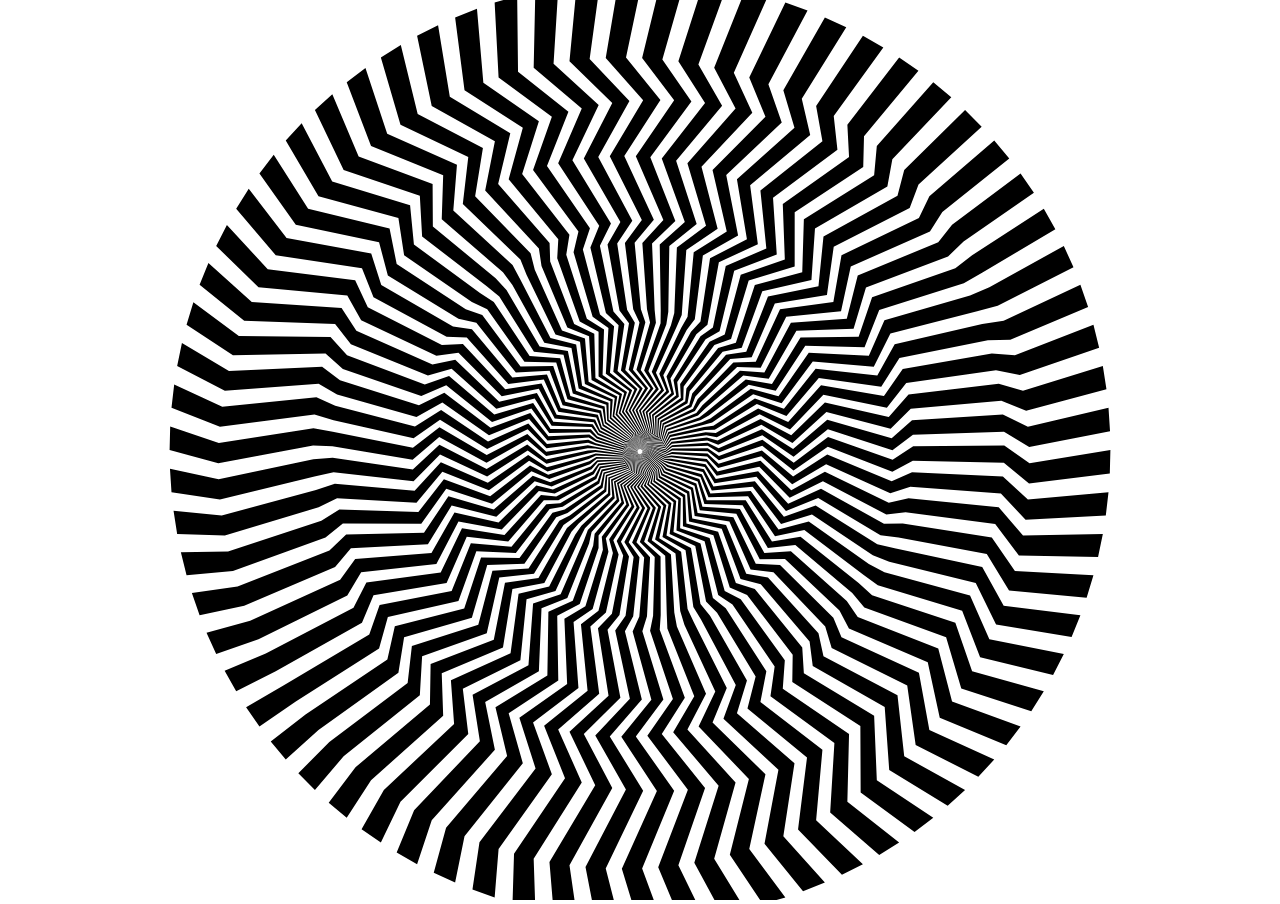
<file: assets/sebastien/index.html>
<!DOCTYPE html>
<html>
<head>

	<meta charset="UTF-8">
	<title>Bridget Riley</title>
	<link rel="stylesheet" href="assets/css/style.css">
	<script type="text/javascript" src="assets/js/paper-full.js"></script>
	<script type="text/paperscript" src="js/final.js" canvas="canvas"></script>
	<style>
		@font-face {
			font-family: "Haas";
			src: url('fonts/NHaasGroteskDSPro-55Rg.otf');		
		}
	</style>
</head>
<body>
	<canvas id="canvas" resize></canvas>
	<!-- <div>Test</div> -->
</body>
</html>
</file>
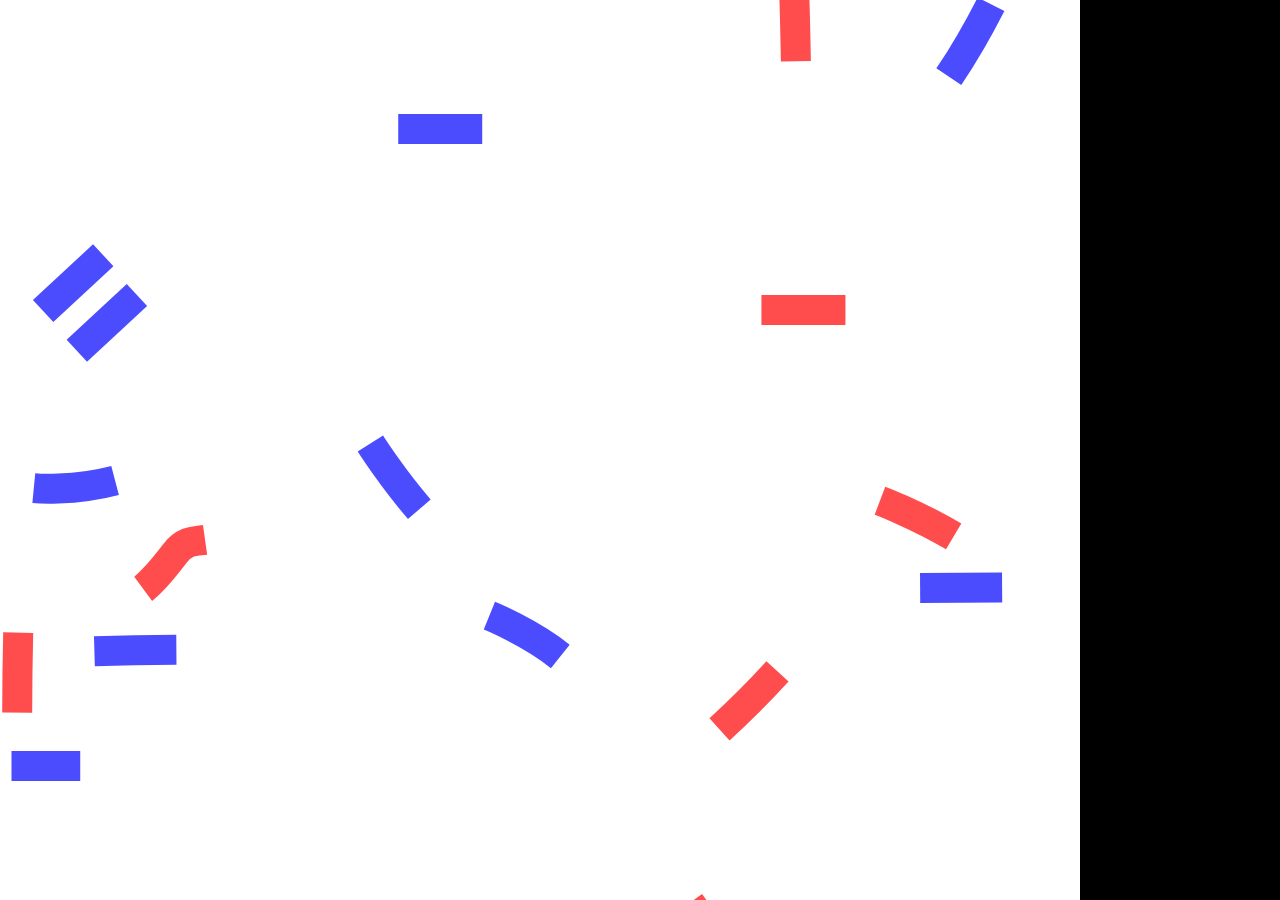
<file: assets/tamara/index.html>
<html>
<head>
<meta charset="UTF-8">
<title>Interpolation</title>
<link rel="stylesheet" href="css/style.css">

</head>
<body style="background-color: black">
    <canvas id="canvas" width="1080" height="1620" hidpi= "off"></canvas>
    <script type="text/javascript" src="librairies/paperjs/dist/paper-full.js"></script>
    <script type="text/paperscript" canvas="canvas" src="js/app.js"></script>
</body>
</html>
</file>
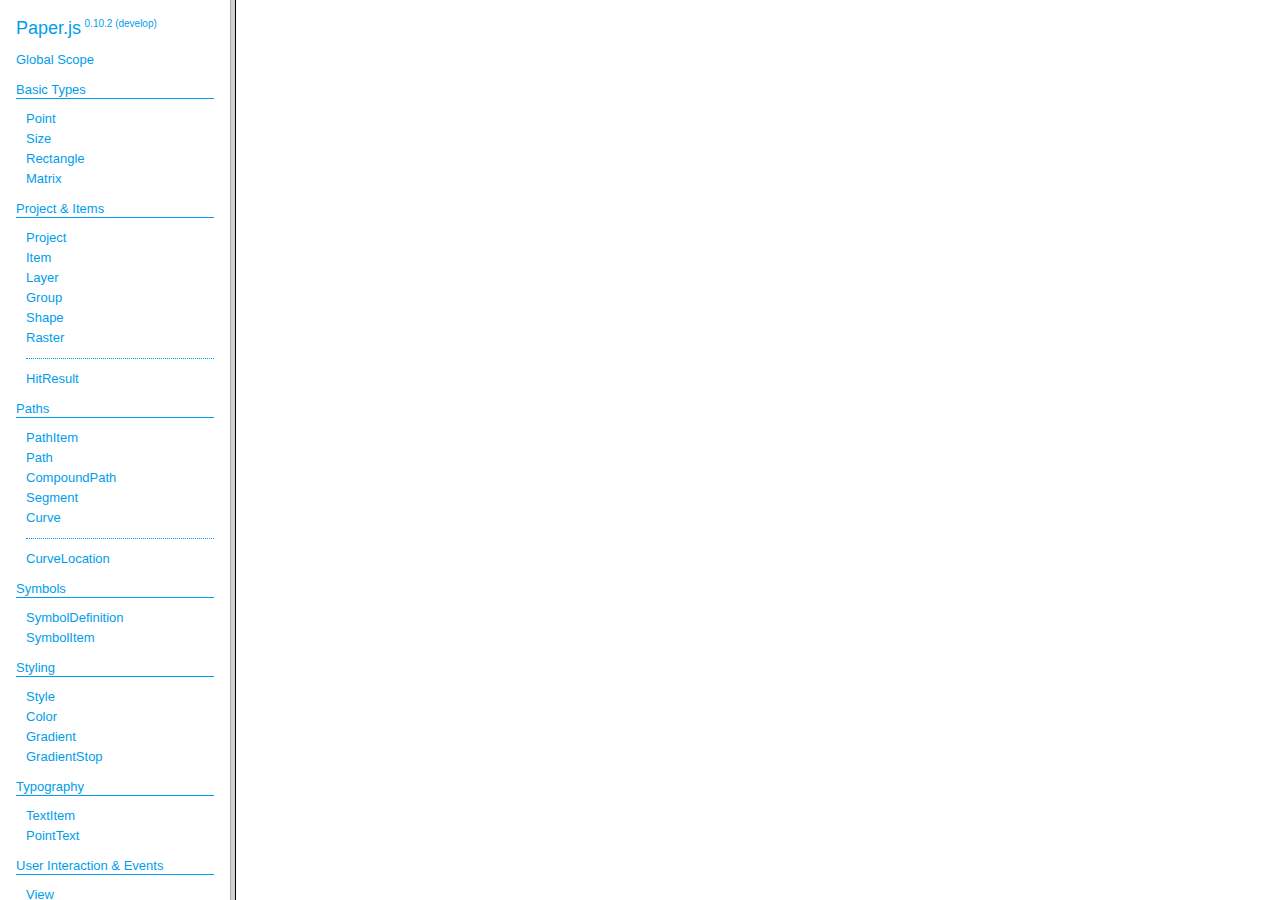
<file: assets/tamara/librairies/paperjs/docs/index.html>
<!DOCTYPE html>
<html>
<head>
<meta charset="UTF-8">
<title>Paper.js v0.10.2 (develop)</title>
</head>
<frameset cols="230,*">
<frame src="classes/index.html" name="packageListFrame" title="All Packages">
<frame src="about:blank" name="class-frame" title="Class and interface descriptions">
</frameset>
</html>
</file>
<file: assets/alice/assets/css/style.css>
html,
body {
    margin: 0;
    overflow: hidden;
    height: 100%;
    background-color: black;
}
canvas {
  position: absolute;
  top: 50%;
  margin-top: -810px;
  left: 0;
  background-color: white;
}
</file>
<file: assets/anouk/assets/css/style.css>
html,
body {
  margin:0;
    overflow: hidden;
    /*width: 100%;*/
    height: 100%;
    background-color: black;
    /*margin-left: 15%;
    background-color: black;*/
}

/* Scale canvas with resize attribute to full size */
canvas {
    position: absolute;
    top: 50%;
    margin-top: -810px;
    left: 0;
}
</file>
<file: assets/bastien/assets/css/style.css>
html,
body {
    margin: 0;
    overflow: hidden;
    height: 100%;
    background-color: black;
}

/* Scale canvas with resize attribute to full size */
canvas {
  position: absolute;
  top: 50%;
  margin-top: -810px;
  left: 0;
}
</file>
<file: assets/diane/assets/css/style.css>
html,
body {
    margin: 0;
    overflow: hidden;
    height: 100%;
}

/* Scale canvas with resize attribute to full size */
canvas {
    position: absolute;
    top: 50%;
    left: 0;
    margin-top: -810px;
}
</file>
<file: assets/jonathan/assets/css/style.css>
html,
body {
    margin: 0;
    overflow: hidden;
    height: 100%;
    background-color: black;
}

/* Scale canvas with resize attribute to full size */
canvas {
  background-color: white;
  position: absolute;
  top: 50%;
  margin-top: -810px;
  left: 0;
}
</file>
<file: assets/kevin/assets/css/style.css>
html,
body {
    margin: 0;
    height: 100%;
    background-color: black;
}

/* Scale canvas with resize attribute to full size */
canvas {
  position: absolute;
  top: 50%;
  margin-top: -810px;
  left: 0;
  background-color: white;
}
</file>
<file: assets/lucanathan/css/style.css>
html,
body {
    margin: 0;
    overflow: hidden;
    height: 100%;
    width: 100%;
    background-color: black;
}


canvas {
  display: block;
  background-color: rgb(255,255,244);
  height: 100%;
  width: 66vh;
  border-color: black;
  margin: auto;
}
</file>
<file: assets/maelle/assets/css/style.css>
html,
body {
    margin: 0;
    overflow: hidden;
    height: 100%;
}

/* Scale canvas with resize attribute to full size */
canvas {
    position: absolute;
    top: 50%;
    margin-top: -810px;
    left: 0;
}
</file>
<file: assets/sebastien/assets/css/style.css>
html,
body {
    margin: 0;
    overflow: hidden;
    height: 100%;
}

/* Scale canvas with resize attribute to full size */
canvas[resize] {
    width: 100%;
    height: 100%;
}
</file>
<file: assets/tamara/css/style.css>
html,
body {
  margin:0;
  overflow:hidden;
  height: 100%;
  background-color: black;
}

canvas {
  position: absolute;
  top: 50%;
  margin-top: -810px;
  left: 0;
  background-color: white;
}
</file>
